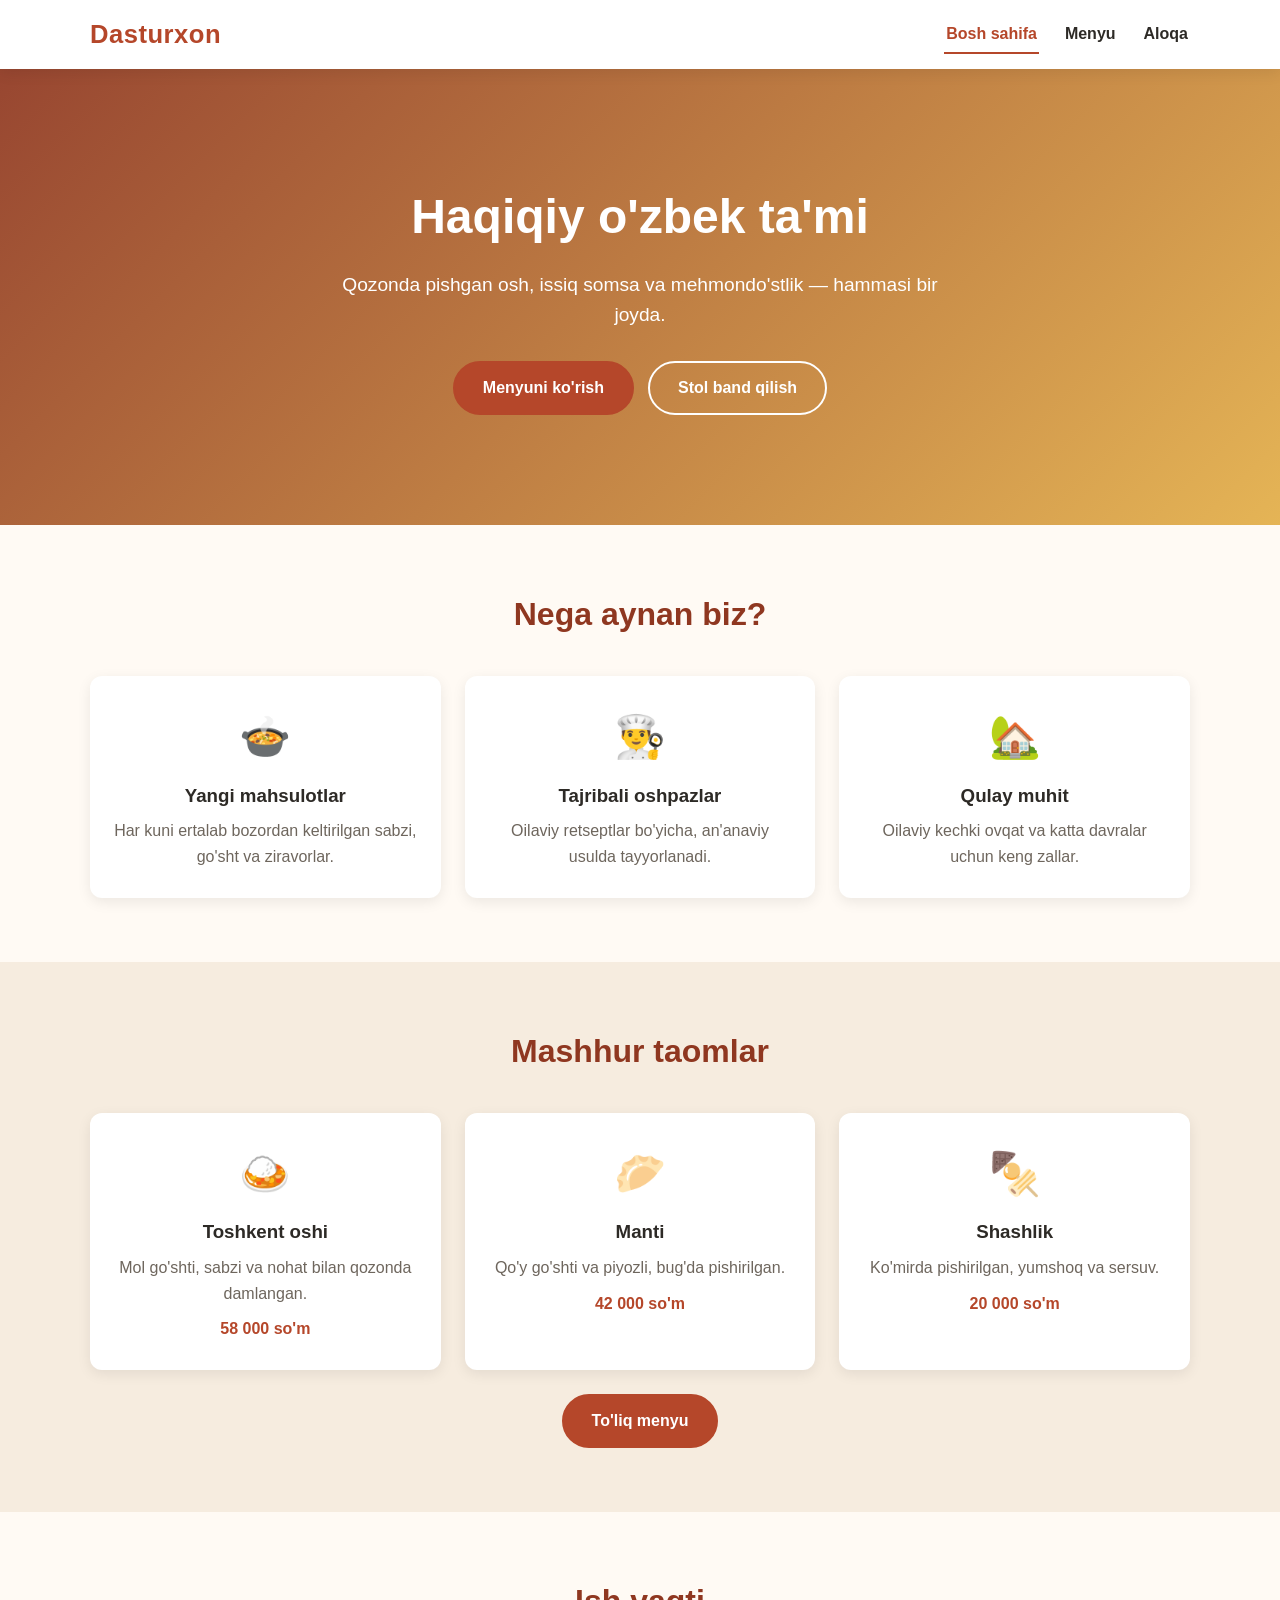
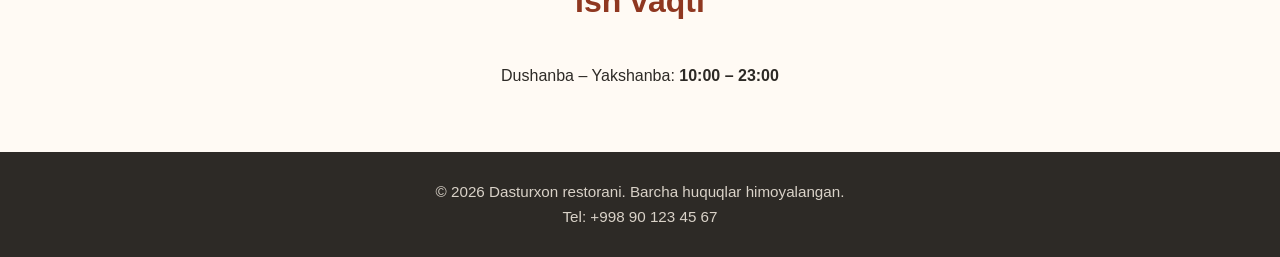
<file: index.html>
<!DOCTYPE html>
<html lang="uz">
<head>
  <meta charset="UTF-8">
  <meta name="viewport" content="width=device-width, initial-scale=1.0">
  <title>Dasturxon — Milliy taomlar restorani</title>
  <meta name="description" content="Dasturxon restorani: an'anaviy o'zbek taomlari, qulay muhit va mehmondo'stlik.">
  <link rel="stylesheet" href="style.css">
</head>
<body>

  <header class="site-header">
    <div class="container header-inner">
      <a href="index.html" class="logo">Dasturxon</a>
      <button class="nav-toggle" aria-label="Menyuni ochish" aria-expanded="false">☰</button>
      <nav class="main-nav" id="main-nav">
        <a href="index.html">Bosh sahifa</a>
        <a href="menu.html">Menyu</a>
        <a href="contact.html">Aloqa</a>
      </nav>
    </div>
  </header>

  <main>
    <section class="hero">
      <div class="container">
        <h1>Haqiqiy o'zbek ta'mi</h1>
        <p>Qozonda pishgan osh, issiq somsa va mehmondo'stlik — hammasi bir joyda.</p>
        <div class="hero-buttons">
          <a href="menu.html" class="btn">Menyuni ko'rish</a>
          <a href="contact.html" class="btn btn-outline">Stol band qilish</a>
        </div>
      </div>
    </section>

    <section class="section container">
      <h2 class="section-title">Nega aynan biz?</h2>
      <div class="cards">
        <article class="card">
          <div class="card-icon">🍲</div>
          <h3>Yangi mahsulotlar</h3>
          <p>Har kuni ertalab bozordan keltirilgan sabzi, go'sht va ziravorlar.</p>
        </article>
        <article class="card">
          <div class="card-icon">👨‍🍳</div>
          <h3>Tajribali oshpazlar</h3>
          <p>Oilaviy retseptlar bo'yicha, an'anaviy usulda tayyorlanadi.</p>
        </article>
        <article class="card">
          <div class="card-icon">🏡</div>
          <h3>Qulay muhit</h3>
          <p>Oilaviy kechki ovqat va katta davralar uchun keng zallar.</p>
        </article>
      </div>
    </section>

    <section class="section section-alt">
      <div class="container">
        <h2 class="section-title">Mashhur taomlar</h2>
        <div class="cards">
          <article class="card">
            <div class="card-icon">🍛</div>
            <h3>Toshkent oshi</h3>
            <p>Mol go'shti, sabzi va nohat bilan qozonda damlangan.</p>
            <span class="price">58 000 so'm</span>
          </article>
          <article class="card">
            <div class="card-icon">🥟</div>
            <h3>Manti</h3>
            <p>Qo'y go'shti va piyozli, bug'da pishirilgan.</p>
            <span class="price">42 000 so'm</span>
          </article>
          <article class="card">
            <div class="card-icon">🍢</div>
            <h3>Shashlik</h3>
            <p>Ko'mirda pishirilgan, yumshoq va sersuv.</p>
            <span class="price">20 000 so'm</span>
          </article>
        </div>
        <p class="center"><a href="menu.html" class="btn">To'liq menyu</a></p>
      </div>
    </section>

    <section class="section container">
      <h2 class="section-title">Ish vaqti</h2>
      <p class="center">Dushanba – Yakshanba: <strong>10:00 – 23:00</strong></p>
    </section>
  </main>

  <footer class="site-footer">
    <div class="container">
      <p>© <span id="year">2026</span> Dasturxon restorani. Barcha huquqlar himoyalangan.</p>
      <p>Tel: +998 90 123 45 67</p>
    </div>
  </footer>

  <script src="script.js"></script>
</body>
</html>
</file>
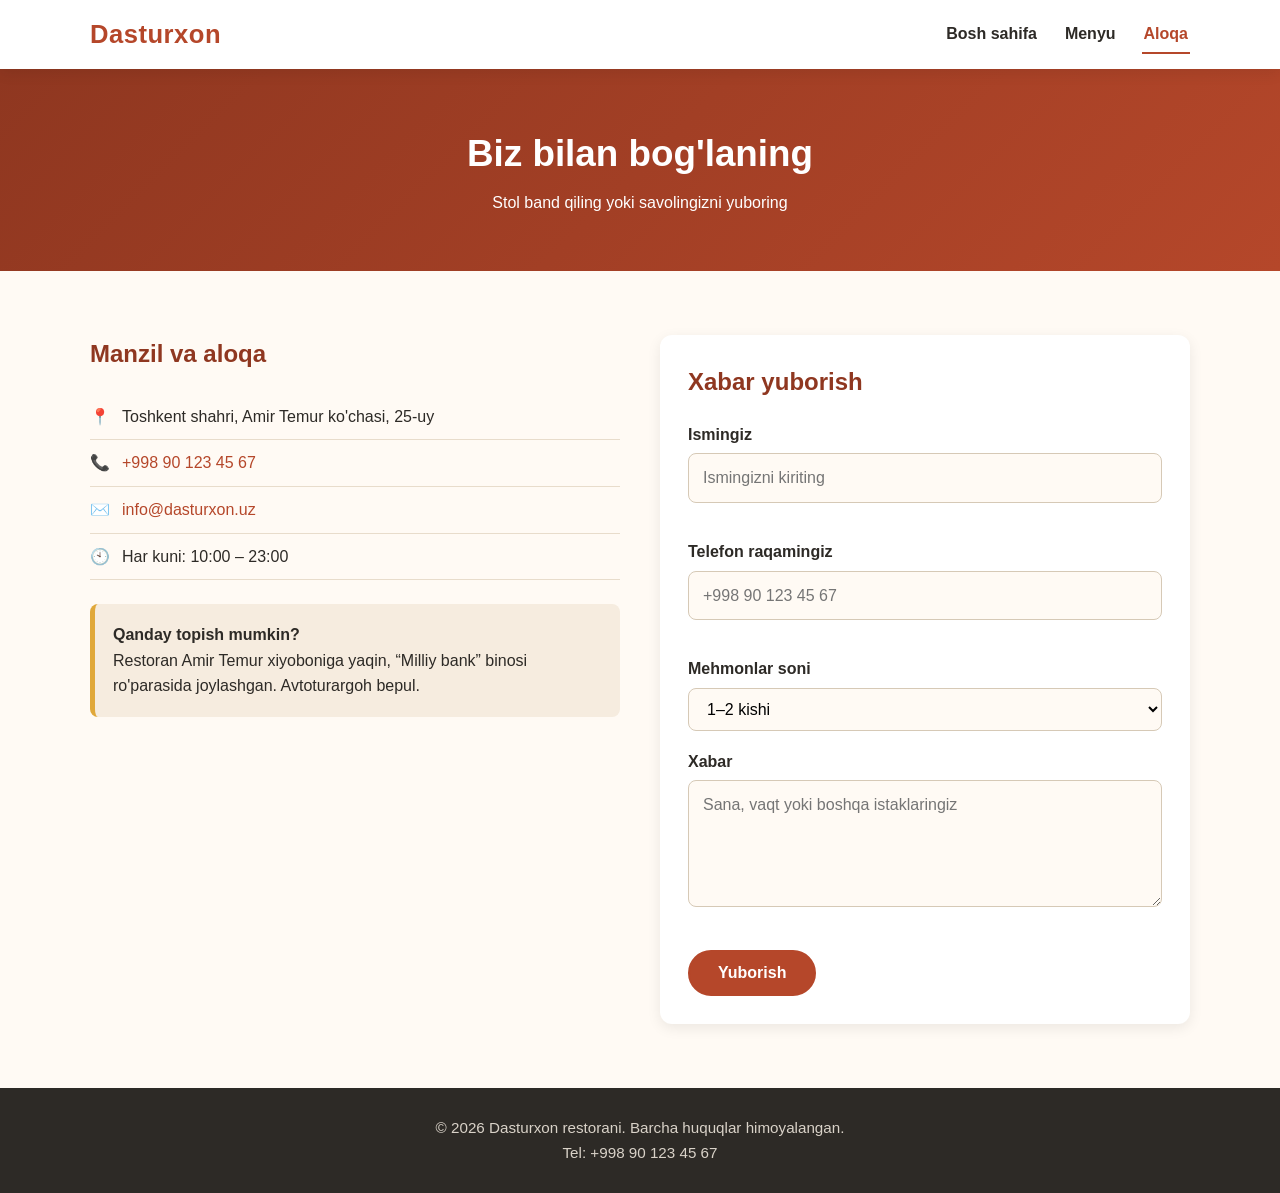
<file: contact.html>
<!DOCTYPE html>
<html lang="uz">
<head>
  <meta charset="UTF-8">
  <meta name="viewport" content="width=device-width, initial-scale=1.0">
  <title>Aloqa — Dasturxon</title>
  <meta name="description" content="Dasturxon restorani manzili, telefon raqami va stol band qilish formasi.">
  <link rel="stylesheet" href="style.css">
</head>
<body>

  <header class="site-header">
    <div class="container header-inner">
      <a href="index.html" class="logo">Dasturxon</a>
      <button class="nav-toggle" aria-label="Menyuni ochish" aria-expanded="false">☰</button>
      <nav class="main-nav" id="main-nav">
        <a href="index.html">Bosh sahifa</a>
        <a href="menu.html">Menyu</a>
        <a href="contact.html">Aloqa</a>
      </nav>
    </div>
  </header>

  <main>
    <section class="page-title">
      <div class="container">
        <h1>Biz bilan bog'laning</h1>
        <p>Stol band qiling yoki savolingizni yuboring</p>
      </div>
    </section>

    <section class="section container contact-layout">

      <div class="contact-info">
        <h2>Manzil va aloqa</h2>
        <ul class="info-list">
          <li><span>📍</span> Toshkent shahri, Amir Temur ko'chasi, 25-uy</li>
          <li><span>📞</span> <a href="tel:+998901234567">+998 90 123 45 67</a></li>
          <li><span>✉️</span> <a href="mailto:info@dasturxon.uz">info@dasturxon.uz</a></li>
          <li><span>🕙</span> Har kuni: 10:00 – 23:00</li>
        </ul>
        <div class="address-box">
          <strong>Qanday topish mumkin?</strong>
          <p>Restoran Amir Temur xiyoboniga yaqin, “Milliy bank” binosi ro'parasida joylashgan. Avtoturargoh bepul.</p>
        </div>
      </div>

      <form class="contact-form" id="contact-form" novalidate>
        <h2>Xabar yuborish</h2>

        <div class="form-group">
          <label for="name">Ismingiz</label>
          <input type="text" id="name" name="name" placeholder="Ismingizni kiriting" required>
          <small class="error" id="name-error"></small>
        </div>

        <div class="form-group">
          <label for="phone">Telefon raqamingiz</label>
          <input type="tel" id="phone" name="phone" placeholder="+998 90 123 45 67" required>
          <small class="error" id="phone-error"></small>
        </div>

        <div class="form-group">
          <label for="guests">Mehmonlar soni</label>
          <select id="guests" name="guests">
            <option value="1-2">1–2 kishi</option>
            <option value="3-5">3–5 kishi</option>
            <option value="6-10">6–10 kishi</option>
            <option value="10+">10 kishidan ko'p</option>
          </select>
        </div>

        <div class="form-group">
          <label for="message">Xabar</label>
          <textarea id="message" name="message" rows="4" placeholder="Sana, vaqt yoki boshqa istaklaringiz" required></textarea>
          <small class="error" id="message-error"></small>
        </div>

        <button type="submit" class="btn">Yuborish</button>
        <p class="form-success" id="form-success" hidden>Rahmat! Xabaringiz qabul qilindi, tez orada siz bilan bog'lanamiz.</p>
      </form>

    </section>
  </main>

  <footer class="site-footer">
    <div class="container">
      <p>© <span id="year">2026</span> Dasturxon restorani. Barcha huquqlar himoyalangan.</p>
      <p>Tel: +998 90 123 45 67</p>
    </div>
  </footer>

  <script src="script.js"></script>
</body>
</html>
</file>
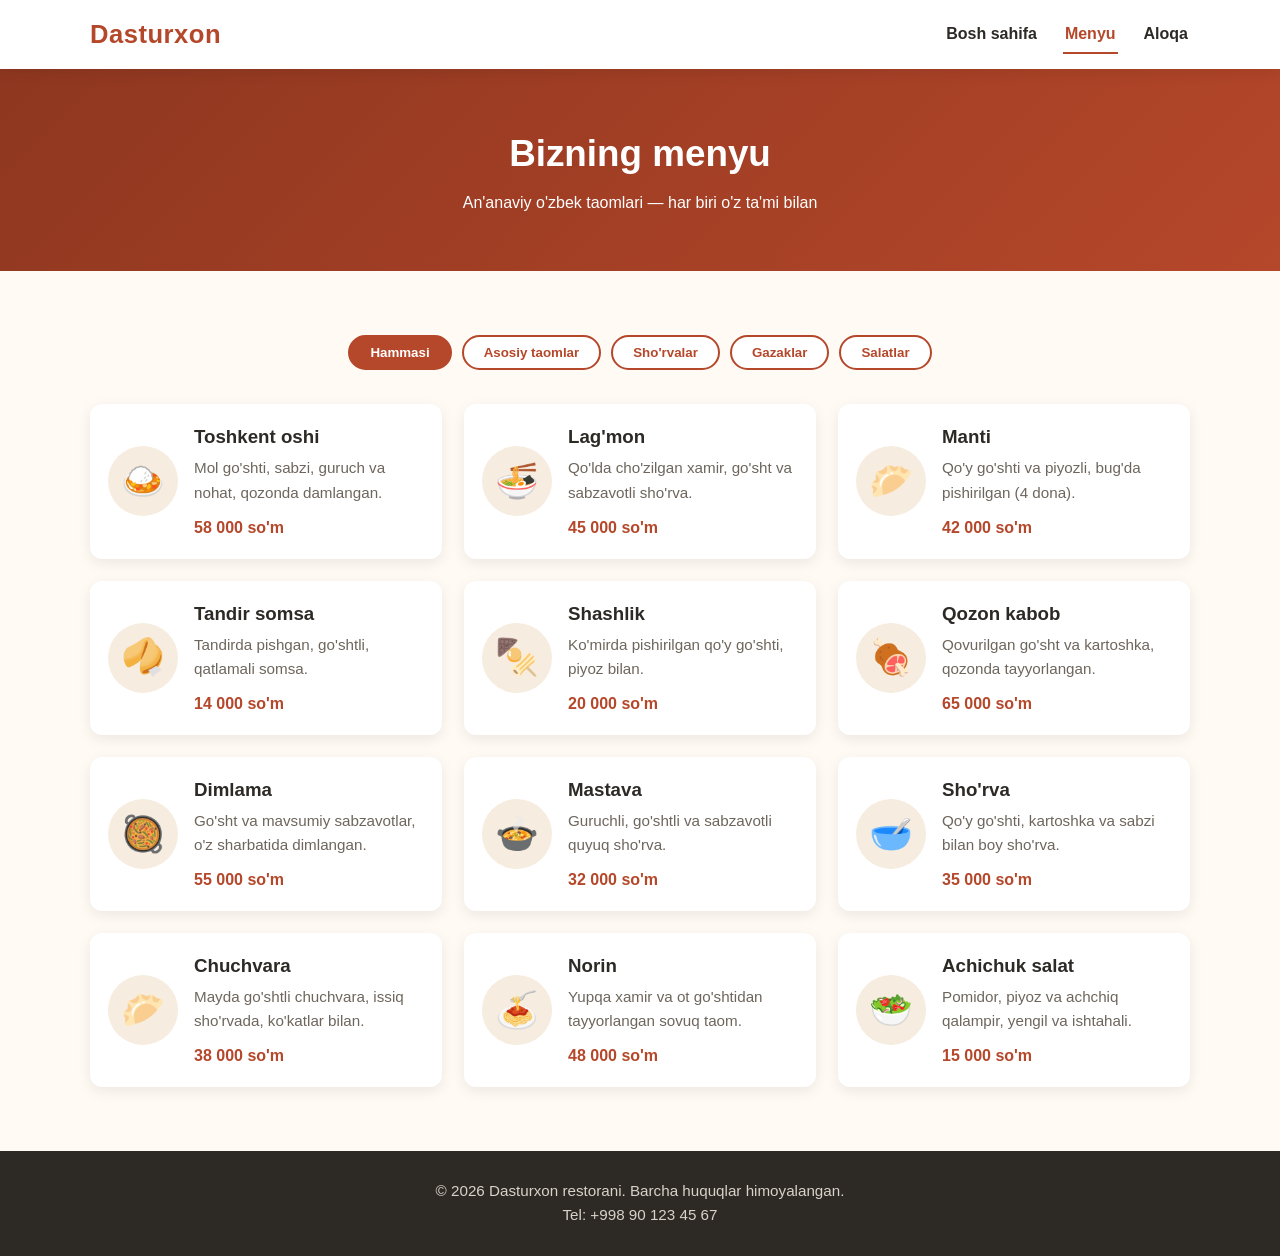
<file: menu.html>
<!DOCTYPE html>
<html lang="uz">
<head>
  <meta charset="UTF-8">
  <meta name="viewport" content="width=device-width, initial-scale=1.0">
  <title>Menyu — Dasturxon</title>
  <meta name="description" content="Dasturxon restoranining menyusi: osh, lag'mon, manti, somsa, shashlik va boshqa taomlar.">
  <link rel="stylesheet" href="style.css">
</head>
<body>

  <header class="site-header">
    <div class="container header-inner">
      <a href="index.html" class="logo">Dasturxon</a>
      <button class="nav-toggle" aria-label="Menyuni ochish" aria-expanded="false">☰</button>
      <nav class="main-nav" id="main-nav">
        <a href="index.html">Bosh sahifa</a>
        <a href="menu.html">Menyu</a>
        <a href="contact.html">Aloqa</a>
      </nav>
    </div>
  </header>

  <main>
    <section class="page-title">
      <div class="container">
        <h1>Bizning menyu</h1>
        <p>An'anaviy o'zbek taomlari — har biri o'z ta'mi bilan</p>
      </div>
    </section>

    <section class="section container">
      <div class="filters">
        <button class="filter-btn active" data-filter="all">Hammasi</button>
        <button class="filter-btn" data-filter="asosiy">Asosiy taomlar</button>
        <button class="filter-btn" data-filter="sorva">Sho'rvalar</button>
        <button class="filter-btn" data-filter="gazak">Gazaklar</button>
        <button class="filter-btn" data-filter="salat">Salatlar</button>
      </div>

      <div class="menu-grid">

        <article class="dish" data-category="asosiy">
          <div class="dish-icon">🍛</div>
          <div class="dish-body">
            <h3>Toshkent oshi</h3>
            <p>Mol go'shti, sabzi, guruch va nohat, qozonda damlangan.</p>
            <span class="price">58 000 so'm</span>
          </div>
        </article>

        <article class="dish" data-category="asosiy">
          <div class="dish-icon">🍜</div>
          <div class="dish-body">
            <h3>Lag'mon</h3>
            <p>Qo'lda cho'zilgan xamir, go'sht va sabzavotli sho'rva.</p>
            <span class="price">45 000 so'm</span>
          </div>
        </article>

        <article class="dish" data-category="asosiy">
          <div class="dish-icon">🥟</div>
          <div class="dish-body">
            <h3>Manti</h3>
            <p>Qo'y go'shti va piyozli, bug'da pishirilgan (4 dona).</p>
            <span class="price">42 000 so'm</span>
          </div>
        </article>

        <article class="dish" data-category="gazak">
          <div class="dish-icon">🥠</div>
          <div class="dish-body">
            <h3>Tandir somsa</h3>
            <p>Tandirda pishgan, go'shtli, qatlamali somsa.</p>
            <span class="price">14 000 so'm</span>
          </div>
        </article>

        <article class="dish" data-category="asosiy">
          <div class="dish-icon">🍢</div>
          <div class="dish-body">
            <h3>Shashlik</h3>
            <p>Ko'mirda pishirilgan qo'y go'shti, piyoz bilan.</p>
            <span class="price">20 000 so'm</span>
          </div>
        </article>

        <article class="dish" data-category="asosiy">
          <div class="dish-icon">🍖</div>
          <div class="dish-body">
            <h3>Qozon kabob</h3>
            <p>Qovurilgan go'sht va kartoshka, qozonda tayyorlangan.</p>
            <span class="price">65 000 so'm</span>
          </div>
        </article>

        <article class="dish" data-category="asosiy">
          <div class="dish-icon">🥘</div>
          <div class="dish-body">
            <h3>Dimlama</h3>
            <p>Go'sht va mavsumiy sabzavotlar, o'z sharbatida dimlangan.</p>
            <span class="price">55 000 so'm</span>
          </div>
        </article>

        <article class="dish" data-category="sorva">
          <div class="dish-icon">🍲</div>
          <div class="dish-body">
            <h3>Mastava</h3>
            <p>Guruchli, go'shtli va sabzavotli quyuq sho'rva.</p>
            <span class="price">32 000 so'm</span>
          </div>
        </article>

        <article class="dish" data-category="sorva">
          <div class="dish-icon">🥣</div>
          <div class="dish-body">
            <h3>Sho'rva</h3>
            <p>Qo'y go'shti, kartoshka va sabzi bilan boy sho'rva.</p>
            <span class="price">35 000 so'm</span>
          </div>
        </article>

        <article class="dish" data-category="sorva">
          <div class="dish-icon">🥟</div>
          <div class="dish-body">
            <h3>Chuchvara</h3>
            <p>Mayda go'shtli chuchvara, issiq sho'rvada, ko'katlar bilan.</p>
            <span class="price">38 000 so'm</span>
          </div>
        </article>

        <article class="dish" data-category="gazak">
          <div class="dish-icon">🍝</div>
          <div class="dish-body">
            <h3>Norin</h3>
            <p>Yupqa xamir va ot go'shtidan tayyorlangan sovuq taom.</p>
            <span class="price">48 000 so'm</span>
          </div>
        </article>

        <article class="dish" data-category="salat">
          <div class="dish-icon">🥗</div>
          <div class="dish-body">
            <h3>Achichuk salat</h3>
            <p>Pomidor, piyoz va achchiq qalampir, yengil va ishtahali.</p>
            <span class="price">15 000 so'm</span>
          </div>
        </article>

      </div>
    </section>
  </main>

  <footer class="site-footer">
    <div class="container">
      <p>© <span id="year">2026</span> Dasturxon restorani. Barcha huquqlar himoyalangan.</p>
      <p>Tel: +998 90 123 45 67</p>
    </div>
  </footer>

  <script src="script.js"></script>
</body>
</html>
</file>
<file: style.css>
:root {
  --primary: #b5472a;
  --primary-dark: #8f3720;
  --accent: #e0a83a;
  --bg: #fffaf4;
  --bg-alt: #f6ecdf;
  --text: #2d2a26;
  --muted: #6e665d;
  --white: #ffffff;
  --radius: 12px;
  --shadow: 0 4px 14px rgba(0, 0, 0, 0.08);
}

* { box-sizing: border-box; margin: 0; padding: 0; }

html { scroll-behavior: smooth; }

body {
  font-family: "Segoe UI", Tahoma, Arial, sans-serif;
  background: var(--bg);
  color: var(--text);
  line-height: 1.6;
}

a { color: var(--primary); text-decoration: none; }
a:hover { text-decoration: underline; }

.container { width: 92%; max-width: 1100px; margin: 0 auto; }
.center { text-align: center; margin-top: 24px; }

/* ---------- Header / Nav ---------- */
.site-header {
  background: var(--white);
  box-shadow: var(--shadow);
  position: sticky;
  top: 0;
  z-index: 100;
}

.header-inner {
  display: flex;
  align-items: center;
  justify-content: space-between;
  padding: 14px 0;
}

.logo {
  font-size: 1.6rem;
  font-weight: 700;
  color: var(--primary);
  letter-spacing: 0.5px;
}
.logo:hover { text-decoration: none; }

.main-nav { display: flex; gap: 24px; }

.main-nav a {
  color: var(--text);
  font-weight: 600;
  padding: 6px 2px;
  border-bottom: 2px solid transparent;
  transition: color 0.2s, border-color 0.2s;
}
.main-nav a:hover { color: var(--primary); text-decoration: none; }
.main-nav a.active { color: var(--primary); border-bottom-color: var(--primary); }

.nav-toggle {
  display: none;
  background: none;
  border: none;
  font-size: 1.8rem;
  cursor: pointer;
  color: var(--text);
}

/* ---------- Buttons ---------- */
.btn {
  display: inline-block;
  background: var(--primary);
  color: var(--white);
  padding: 12px 28px;
  border: 2px solid var(--primary);
  border-radius: 999px;
  font-size: 1rem;
  font-weight: 600;
  cursor: pointer;
  transition: background 0.2s, transform 0.2s;
}
.btn:hover { background: var(--primary-dark); border-color: var(--primary-dark); text-decoration: none; transform: translateY(-2px); }

.btn-outline { background: transparent; color: var(--white); border-color: var(--white); }
.btn-outline:hover { background: var(--white); color: var(--primary); border-color: var(--white); }

/* ---------- Hero ---------- */
.hero {
  background: linear-gradient(135deg, rgba(143, 55, 32, 0.92), rgba(224, 168, 58, 0.85));
  color: var(--white);
  text-align: center;
  padding: 110px 0;
}
.hero h1 { font-size: 3rem; margin-bottom: 14px; }
.hero p { font-size: 1.2rem; max-width: 620px; margin: 0 auto 30px; }
.hero-buttons { display: flex; gap: 14px; justify-content: center; flex-wrap: wrap; }

.page-title {
  background: linear-gradient(135deg, var(--primary-dark), var(--primary));
  color: var(--white);
  text-align: center;
  padding: 56px 0;
}
.page-title h1 { font-size: 2.3rem; margin-bottom: 6px; }

/* ---------- Sections ---------- */
.section { padding: 64px 0; }
.section-alt { background: var(--bg-alt); }
.section-title { text-align: center; font-size: 2rem; margin-bottom: 36px; color: var(--primary-dark); }

/* ---------- Cards ---------- */
.cards {
  display: grid;
  grid-template-columns: repeat(auto-fit, minmax(240px, 1fr));
  gap: 24px;
}
.card {
  background: var(--white);
  padding: 28px 24px;
  border-radius: var(--radius);
  box-shadow: var(--shadow);
  text-align: center;
  transition: transform 0.2s;
}
.card:hover { transform: translateY(-4px); }
.card-icon { font-size: 2.6rem; margin-bottom: 10px; }
.card h3 { margin-bottom: 8px; }
.card p { color: var(--muted); }

.price { display: inline-block; margin-top: 10px; font-weight: 700; color: var(--primary); }

/* ---------- Menu ---------- */
.filters { display: flex; flex-wrap: wrap; gap: 10px; justify-content: center; margin-bottom: 34px; }
.filter-btn {
  background: var(--white);
  border: 2px solid var(--primary);
  color: var(--primary);
  padding: 8px 20px;
  border-radius: 999px;
  font-weight: 600;
  cursor: pointer;
  transition: all 0.2s;
}
.filter-btn:hover,
.filter-btn.active { background: var(--primary); color: var(--white); }

.menu-grid {
  display: grid;
  grid-template-columns: repeat(auto-fill, minmax(320px, 1fr));
  gap: 22px;
}
.dish {
  display: flex;
  gap: 16px;
  align-items: center;
  background: var(--white);
  padding: 18px;
  border-radius: var(--radius);
  box-shadow: var(--shadow);
}
.dish.hidden { display: none; }
.dish-icon {
  flex-shrink: 0;
  width: 70px;
  height: 70px;
  display: grid;
  place-items: center;
  font-size: 2.2rem;
  background: var(--bg-alt);
  border-radius: 50%;
}
.dish-body h3 { margin-bottom: 4px; }
.dish-body p { color: var(--muted); font-size: 0.95rem; }

/* ---------- Contact ---------- */
.contact-layout {
  display: grid;
  grid-template-columns: 1fr 1fr;
  gap: 40px;
  align-items: start;
}
.contact-info h2,
.contact-form h2 { margin-bottom: 20px; color: var(--primary-dark); }

.info-list { list-style: none; }
.info-list li { padding: 10px 0; border-bottom: 1px solid #e8dccb; display: flex; gap: 12px; }

.address-box {
  margin-top: 24px;
  background: var(--bg-alt);
  border-left: 5px solid var(--accent);
  padding: 18px;
  border-radius: 8px;
}

.contact-form {
  background: var(--white);
  padding: 28px;
  border-radius: var(--radius);
  box-shadow: var(--shadow);
}
.form-group { margin-bottom: 18px; }
.form-group label { display: block; font-weight: 600; margin-bottom: 6px; }
.form-group input,
.form-group select,
.form-group textarea {
  width: 100%;
  padding: 11px 14px;
  border: 1.5px solid #d6c9b6;
  border-radius: 8px;
  font: inherit;
  background: var(--bg);
}
.form-group input:focus,
.form-group select:focus,
.form-group textarea:focus { outline: none; border-color: var(--primary); }
.form-group.invalid input,
.form-group.invalid textarea { border-color: #c0392b; }
.error { color: #c0392b; display: block; min-height: 18px; font-size: 0.85rem; }
.form-success { margin-top: 16px; color: #1e7a43; font-weight: 600; }

/* ---------- Footer ---------- */
.site-footer {
  background: #2d2a26;
  color: #d9d2c8;
  text-align: center;
  padding: 28px 0;
  font-size: 0.95rem;
}

/* ---------- Responsive ---------- */
@media (max-width: 768px) {
  .nav-toggle { display: block; }
  .main-nav {
    display: none;
    position: absolute;
    top: 100%;
    left: 0;
    right: 0;
    flex-direction: column;
    gap: 0;
    background: var(--white);
    box-shadow: var(--shadow);
  }
  .main-nav.open { display: flex; }
  .main-nav a { padding: 14px 4%; border-bottom: 1px solid #f0e6d8; }

  .hero { padding: 70px 0; }
  .hero h1 { font-size: 2.1rem; }
  .contact-layout { grid-template-columns: 1fr; }
  .menu-grid { grid-template-columns: 1fr; }
}
</file>
